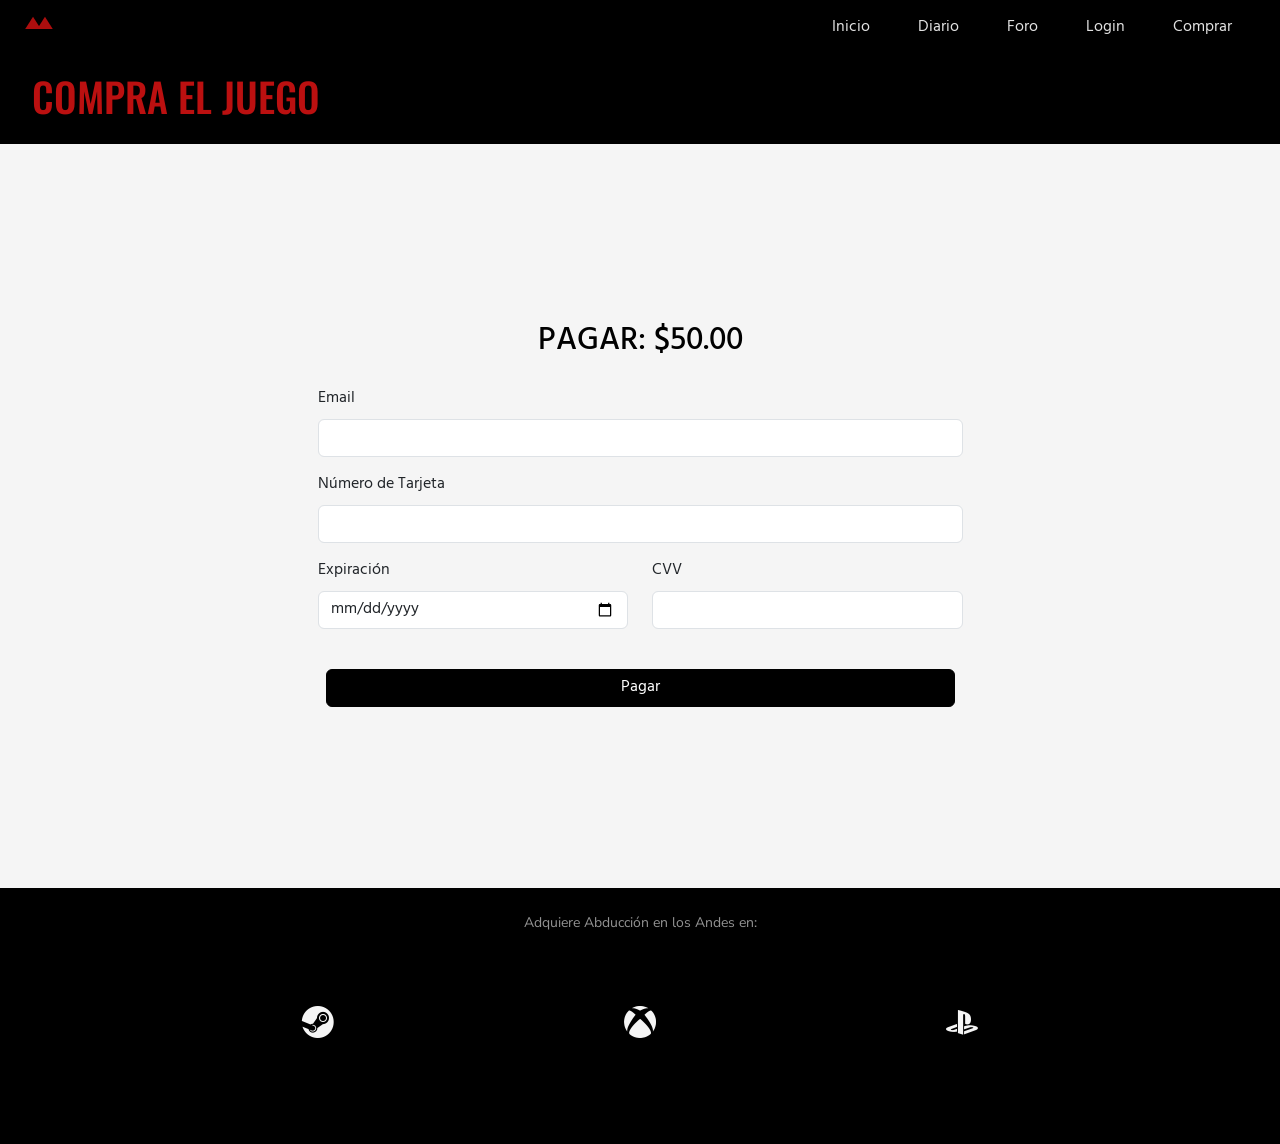
<file: pages/comprar.html>
<!DOCTYPE html>
<html lang="es">
<head>
    <meta charset="UTF-8">
    <meta name="viewport" content="width=device-width, initial-scale=1.0">
    <title>Abducción en los Andes | Comprar</title>
    <link href="https://cdn.jsdelivr.net/npm/bootstrap@5.3.8/dist/css/bootstrap.min.css" rel="stylesheet" integrity="sha384-sRIl4kxILFvY47J16cr9ZwB07vP4J8+LH7qKQnuqkuIAvNWLzeN8tE5YBujZqJLB" crossorigin="anonymous">
    <link rel="stylesheet" href="https://cdn.jsdelivr.net/npm/bootstrap-icons@1.13.1/font/bootstrap-icons.min.css">
    <link rel="stylesheet" href="../css/main.css">
</head>

<body>

<!-- COMPRAR / NAV BAR -->

    <div class="container-fluid">
        <nav class="navbar navbar-expand-md navbar-dark fixed-top d-flex justify-content-between">
            <a href="#" class="navbar-brand">
                <img src="../assets/Abduccionenlosandes_Logo.svg" alt="Abducción en los Andes Logo" width="30" height="24" class="d-inline-block align-top ms-4"/>
                
            </a>
            <button
            class="navbar-toggler" 
            type="button"
            data-bs-toggle="collapse"
            data-bs-target="#toggleMobileMenu"
            aria-controls="toggleMobileMenu"
            aria-expanded="false"
            aria-label="toggle navigation"
            >
                <span class="navbar-toggler-icon"></span>
            </button>
            <div class="collapse navbar-collapse" id="toggleMobileMenu">
                <ul class="navbar-nav ms-auto me-4 text-center">
                    <li class="nav-item px-lg-3">
                        <a class="nav-link MD-navbar-button" href="../index.html">Inicio</a>
                    </li>
                    <li class="nav-item px-lg-3">
                        <a class="nav-link MD-navbar-button" href="./diario.html">Diario</a>
                    </li>
                    <li class="nav-item px-lg-3">
                        <a class="nav-link MD-navbar-button" href="./foro.html">Foro</a>
                    </li>
                    <li class="nav-item px-lg-3">
                        <a class="nav-link MD-navbar-button" href="./login.html">Login</a>
                    </li>
                    <li class="nav-item px-lg-3">
                        <a class="nav-link MD-navbar-button" href="#">Comprar</a>
                    </li>
                </ul>
            </div>
        </nav>
    </div>

<!-- COMPRAR / HERO -->

    <div class="container-fluid secondary-hero">
        <header class="row">
            <div class="col-12">
                <h1>COMPRA EL JUEGO</h1>
            </div>
        </header>
    </div>

<!-- COMPRAR / SECCTION 1 / FORMULARIO COMPRAR -->

    <div class="MD-form-box d-flex justify-content-center and align-items-center mt-4 p-4 p-sm-3">
        <div class="row">
            <div class="col-12 container text-center">
                <h2>PAGAR: $50.00</h2>
            </div>
            <div class="col-12">
                <form class="p-4 p-sm-3" action="">
                    <div class="mb-3">
                        <label for="MD-correoelectronico" class="form-label">Email</label>
                        <input type="email" class="form-control" id="MD-correoelectronico">
                    </div>
                    <div class="mb-3">
                        <label for="MD-tarjeta" class="form-label">Número de Tarjeta</label>
                        <input type="number" class="form-control" id="MD-tarjeta">
                    </div>
                    <div class="row">
                        <div class="col-6 mb-3">
                            <label for="MD-expiracion" class="form-label">Expiración</label>
                            <input type="date" class="form-control" id="MD-expiracion">
                        </div>
                        <div class="col-6 mb-3">
                            <label for="MD-cvv" class="form-label">CVV</label>
                            <input type="number" class="form-control" id="MD-cvv">
                        </div>
                    </div>
                    <div class="row mt-4 ms-2 me-2 d-flex justify-content-center">
                        <button type="submit" class="col-12 btn MD-btn-primary btn-primary mb-2">Pagar</button>
                    </div>
                </form>
            </div>
        </div>
    </div>

<!-- LOGIN / FOOTER -->

    <footer class="container-fluid">
        <div class="row">
            <div class="col-12 d-flex justify-content-center">
                <p class="mt-4 mb-5 MD-footer-texto1">Adquiere Abducción en los Andes en:</p>
            </div>
            <div class="col-12 d-flex justify-content-evenly mt-4 mb-4">
                <div>
                    <a class="nav-link MD-footer-button" href="#"><i class="bi bi-steam"></i></a>
                </div>
                <div>
                    <a class="nav-link MD-footer-button" href="#"><i class="bi bi-xbox"></i></a>
                </div>
                <div>
                    <a class="nav-link MD-footer-button" href="#"><i class="bi bi-playstation"></i></a>
                </div>
            </div>
        </div>
    </footer>

    <script src="https://cdn.jsdelivr.net/npm/bootstrap@5.0.2/dist/js/bootstrap.bundle.min.js" integrity="sha384-MrcW6ZMFYlzcLA8Nl+NtUVF0sA7MsXsP1UyJoMp4YLEuNSfAP+JcXn/tWtIaxVXM" crossorigin="anonymous"></script>

</body>

</html>
</file>
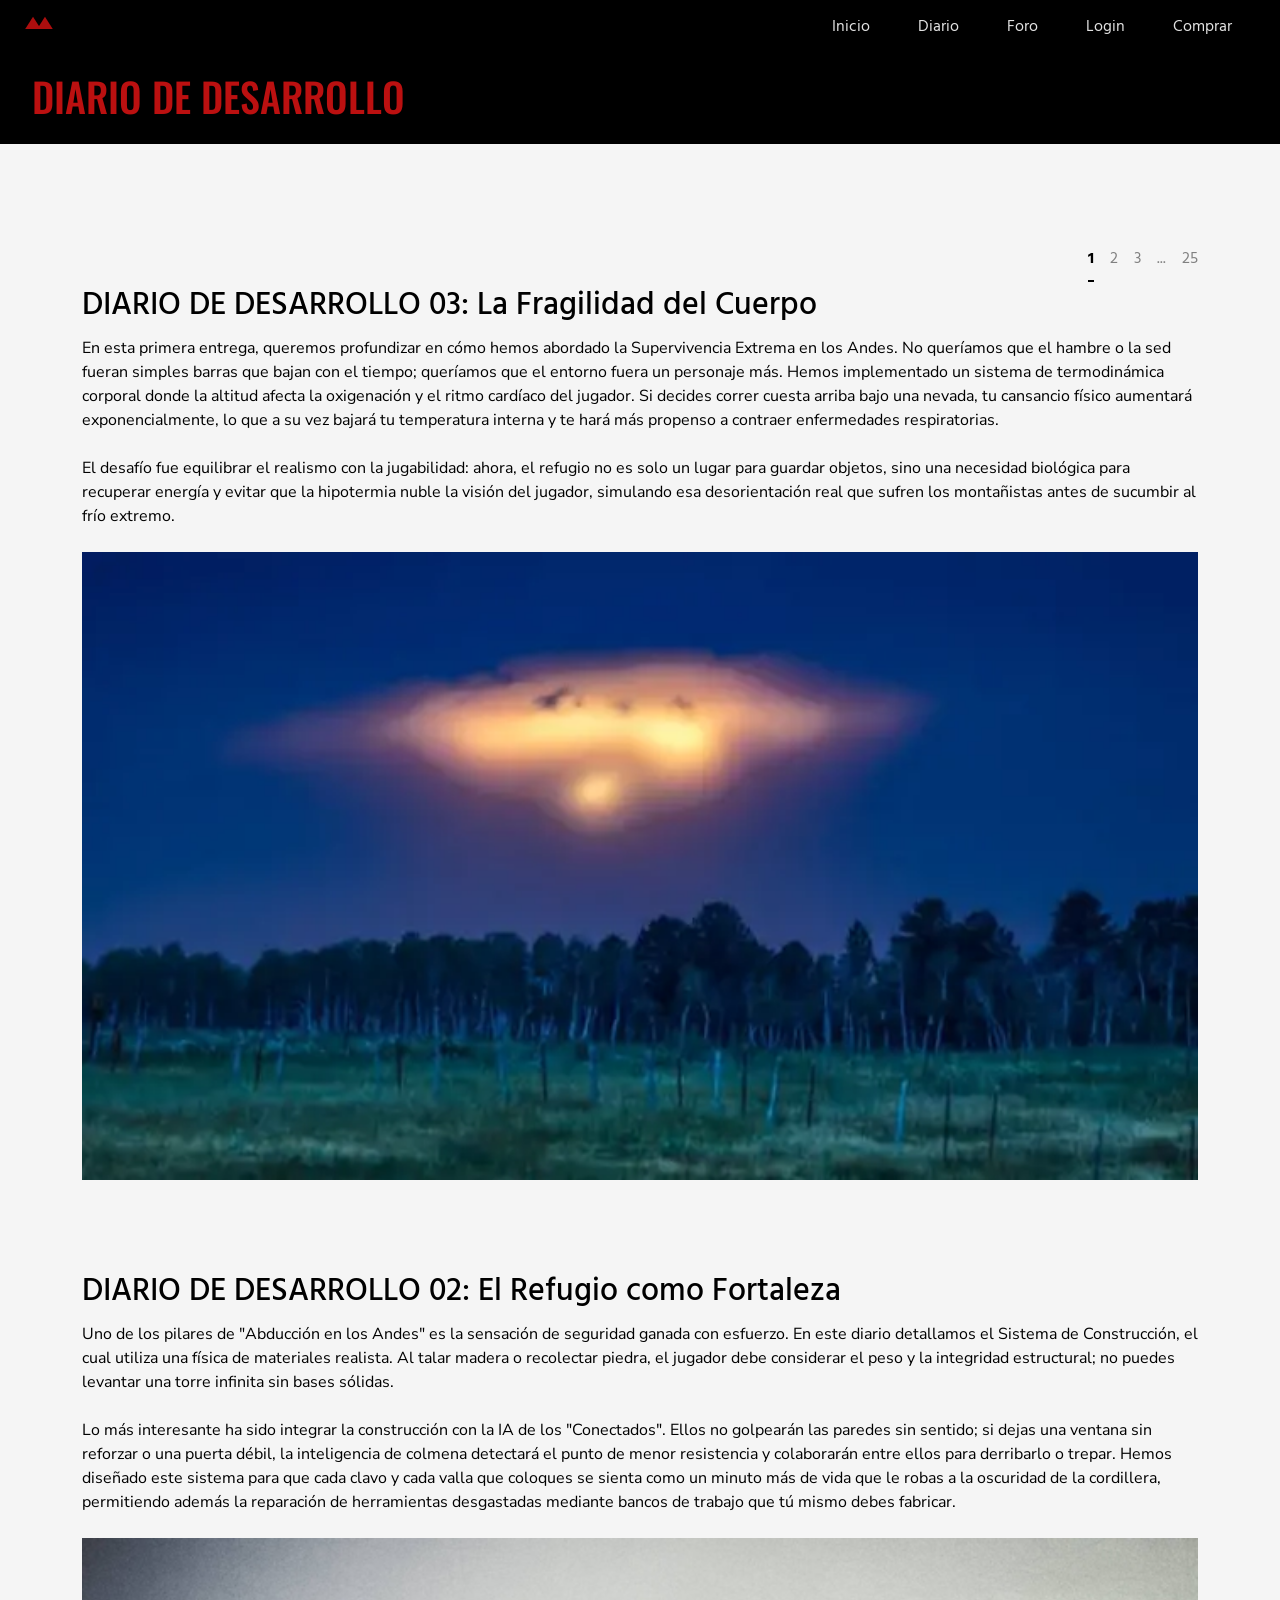
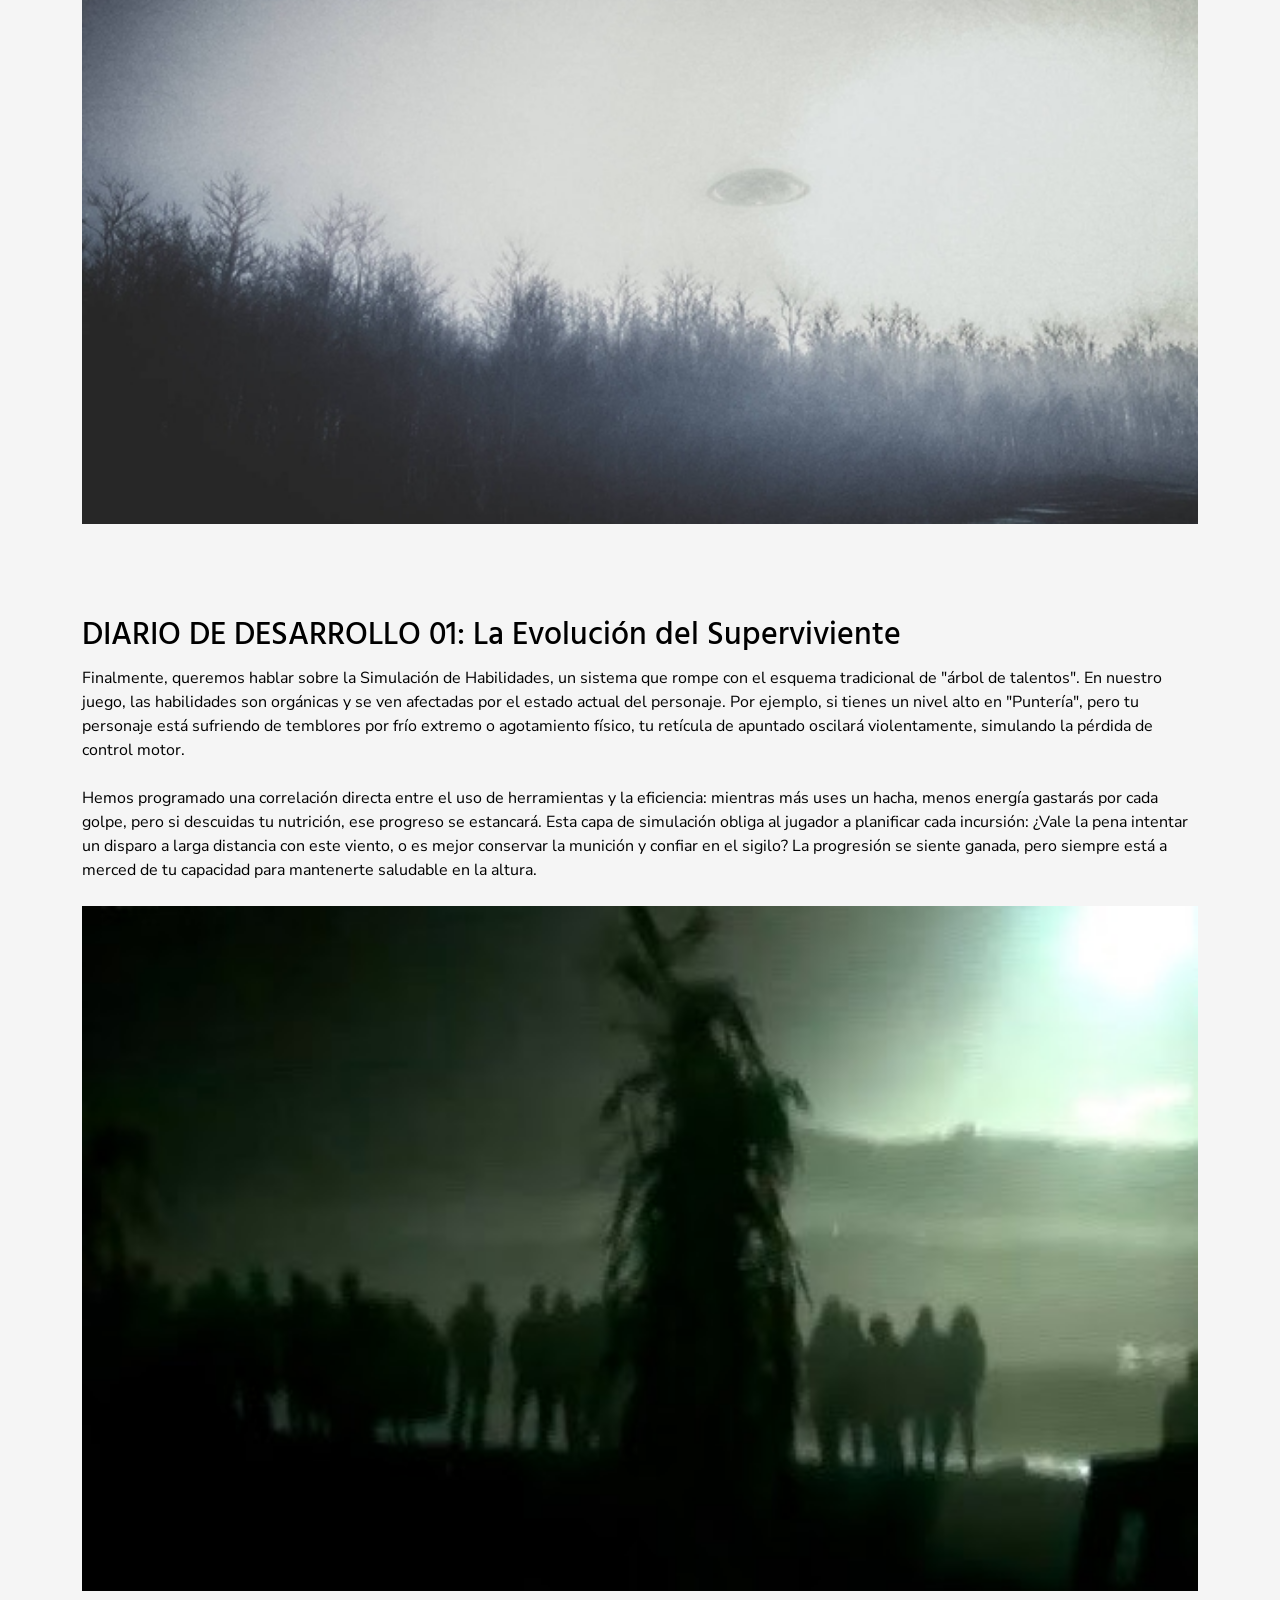
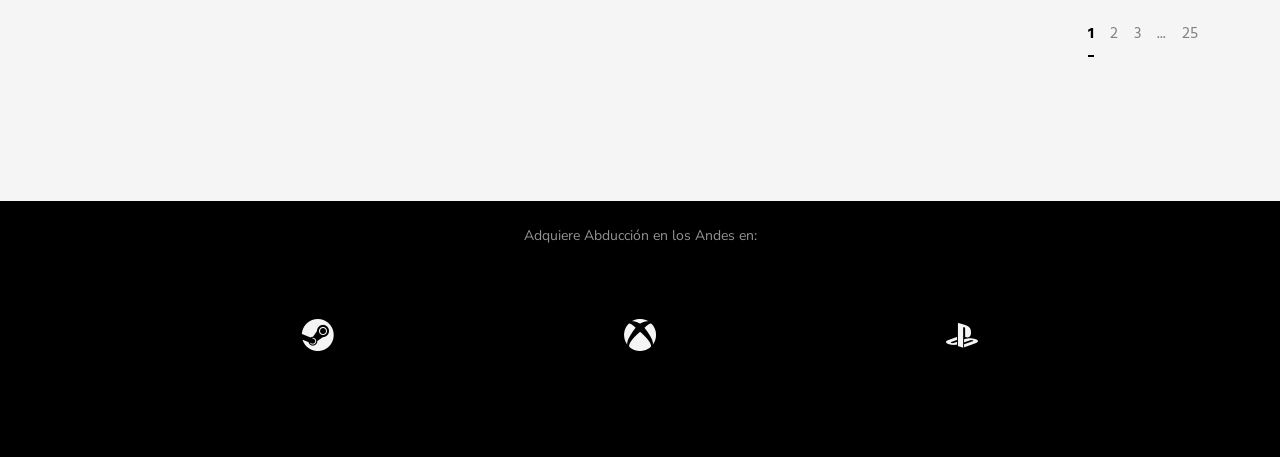
<file: pages/diario.html>
<!DOCTYPE html>
<html lang="es">
<head>
    <meta charset="UTF-8">
    <meta name="viewport" content="width=device-width, initial-scale=1.0">
    <title>Abducción en los Andes | Diario</title>
    <link href="https://cdn.jsdelivr.net/npm/bootstrap@5.3.8/dist/css/bootstrap.min.css" rel="stylesheet" integrity="sha384-sRIl4kxILFvY47J16cr9ZwB07vP4J8+LH7qKQnuqkuIAvNWLzeN8tE5YBujZqJLB" crossorigin="anonymous">
    <link rel="stylesheet" href="https://cdn.jsdelivr.net/npm/bootstrap-icons@1.13.1/font/bootstrap-icons.min.css">
    <link rel="stylesheet" href="../css/main.css">
</head>

<body>

<!-- DIARIO / NAV BAR -->

    <div class="container-fluid">
        <nav class="navbar navbar-expand-md navbar-dark fixed-top d-flex justify-content-between">
            <a href="#" class="navbar-brand">
                <img src="../assets/Abduccionenlosandes_Logo.svg" alt="Abducción en los Andes Logo" width="30" height="24" class="d-inline-block align-top ms-4"/>
                
            </a>
            <button
            class="navbar-toggler" 
            type="button"
            data-bs-toggle="collapse"
            data-bs-target="#toggleMobileMenu"
            aria-controls="toggleMobileMenu"
            aria-expanded="false"
            aria-label="toggle navigation"
            >
                <span class="navbar-toggler-icon"></span>
            </button>
            <div class="collapse navbar-collapse" id="toggleMobileMenu">
                <ul class="navbar-nav ms-auto me-4 text-center">
                    <li class="nav-item px-lg-3">
                        <a class="nav-link MD-navbar-button" href="../index.html">Inicio</a>
                    </li>
                    <li class="nav-item px-lg-3">
                        <a class="nav-link MD-navbar-button" href="#">Diario</a>
                    </li>
                    <li class="nav-item px-lg-3">
                        <a class="nav-link MD-navbar-button" href="./foro.html">Foro</a>
                    </li>
                    <li class="nav-item px-lg-3">
                        <a class="nav-link MD-navbar-button" href="./login.html">Login</a>
                    </li>
                    <li class="nav-item px-lg-3">
                        <a class="nav-link MD-navbar-button" href="./comprar.html">Comprar</a>
                    </li>
                </ul>
            </div>
        </nav>
    </div>

<!-- DIARIO / HERO -->

    <div class="container-fluid secondary-hero">
        <header class="row">
            <div class="col-12">
                <h1>DIARIO DE DESARROLLO</h1>
            </div>
        </header>
    </div>

<!-- DIARIO / SECCTION 1 / DIARIO -->

    <div class="container mt-5">
        <section class="row">
            <div class="col-12">
                <ul class="nav nav-underline mb-2 justify-content-end mt-5">
                    <li class="nav-item">
                        <a class="nav-link active" aria-current="page" href="#">1</a>
                    </li>
                    <li class="nav-item">
                        <a class="MD-nav-link nav-link" href="#">2</a>
                    </li>
                    <li class="nav-item">
                        <a class="MD-nav-link nav-link" href="#">3</a>
                    </li>
                    <li class="nav-item">
                        <a class="MD-nav-link nav-link" href="#">...</a>
                    </li>
                    <li class="nav-item">
                        <a class="MD-nav-link nav-link" href="#">25</a>
                    </li>
                </ul>
            </div>
            <div class="col-12">
                <div class="row">
                    <h2 class="col-12 mb-2">DIARIO DE DESARROLLO 03: La Fragilidad del Cuerpo</h2>
                    <p class="col-12 mb-4">
                        En esta primera entrega, queremos profundizar en cómo hemos abordado la Supervivencia Extrema en los Andes. No queríamos que el hambre o la sed fueran simples barras que bajan con el tiempo; queríamos que el entorno fuera un personaje más. Hemos implementado un sistema de termodinámica corporal donde la altitud afecta la oxigenación y el ritmo cardíaco del jugador. Si decides correr cuesta arriba bajo una nevada, tu cansancio físico aumentará exponencialmente, lo que a su vez bajará tu temperatura interna y te hará más propenso a contraer enfermedades respiratorias.

                        <br><br>El desafío fue equilibrar el realismo con la jugabilidad: ahora, el refugio no es solo un lugar para guardar objetos, sino una necesidad biológica para recuperar energía y evitar que la hipotermia nuble la visión del jugador, simulando esa desorientación real que sufren los montañistas antes de sucumbir al frío extremo.
                    </p>
                    <img class="col-12 mb-5 rounded" src="../assets/diario3.webp" alt="descripción de la imágen del diario 3">
                </div>
                <div class="row">
                    <h2 class="col-12 mb-2 mt-5">DIARIO DE DESARROLLO 02: El Refugio como Fortaleza</h2>
                    <p class="col-12 mb-4">
                        Uno de los pilares de "Abducción en los Andes" es la sensación de seguridad ganada con esfuerzo. En este diario detallamos el Sistema de Construcción, el cual utiliza una física de materiales realista. Al talar madera o recolectar piedra, el jugador debe considerar el peso y la integridad estructural; no puedes levantar una torre infinita sin bases sólidas.

                        <br><br>Lo más interesante ha sido integrar la construcción con la IA de los "Conectados". Ellos no golpearán las paredes sin sentido; si dejas una ventana sin reforzar o una puerta débil, la inteligencia de colmena detectará el punto de menor resistencia y colaborarán entre ellos para derribarlo o trepar. Hemos diseñado este sistema para que cada clavo y cada valla que coloques se sienta como un minuto más de vida que le robas a la oscuridad de la cordillera, permitiendo además la reparación de herramientas desgastadas mediante bancos de trabajo que tú mismo debes fabricar.
                    </p>
                    <img class="col-12 mb-5" src="../assets/diario2.jpg" alt="descripción de la imágen del diario 2">
                </div>
                <div class="row">
                    <h2 class="col-12 mb-2 mt-5">DIARIO DE DESARROLLO 01: La Evolución del Superviviente</h2>
                    <p class="col-12  mb-4">
                        Finalmente, queremos hablar sobre la Simulación de Habilidades, un sistema que rompe con el esquema tradicional de "árbol de talentos". En nuestro juego, las habilidades son orgánicas y se ven afectadas por el estado actual del personaje. Por ejemplo, si tienes un nivel alto en "Puntería", pero tu personaje está sufriendo de temblores por frío extremo o agotamiento físico, tu retícula de apuntado oscilará violentamente, simulando la pérdida de control motor.

                        <br><br>Hemos programado una correlación directa entre el uso de herramientas y la eficiencia: mientras más uses un hacha, menos energía gastarás por cada golpe, pero si descuidas tu nutrición, ese progreso se estancará. Esta capa de simulación obliga al jugador a planificar cada incursión: ¿Vale la pena intentar un disparo a larga distancia con este viento, o es mejor conservar la munición y confiar en el sigilo? La progresión se siente ganada, pero siempre está a merced de tu capacidad para mantenerte saludable en la altura.
                    </p>
                    <img class="col-12" src="../assets/diario1.jpg" alt="descripción de la imágen del diario 1">
                </div>
            </div>
            <div class="col-12  mb-5">
                <ul class="nav nav-underline mb-5 justify-content-end mt-4">
                    <li class="nav-item">
                        <a class="nav-link active" aria-current="page" href="#">1</a>
                    </li>
                    <li class="nav-item">
                        <a class="MD-nav-link nav-link" href="#">2</a>
                    </li>
                    <li class="nav-item">
                        <a class="MD-nav-link nav-link" href="#">3</a>
                    </li>
                    <li class="nav-item">
                        <a class="MD-nav-link nav-link" href="#">...</a>
                    </li>
                    <li class="nav-item">
                        <a class="MD-nav-link nav-link" href="#">25</a>
                    </li>
                </ul>
            </div>
        </section>
    </div>

<!-- DIARIO / FOOTER -->

    <footer class="container-fluid mt-5">
        <div class="row">
            <div class="col-12 d-flex justify-content-center">
                <p class="mt-4 mb-5 MD-footer-texto1">Adquiere Abducción en los Andes en:</p>
            </div>
            <div class="col-12 d-flex justify-content-evenly mt-4 mb-4">
                <div>
                    <a class="nav-link MD-footer-button" href="#"><i class="bi bi-steam"></i></a>
                </div>
                <div>
                    <a class="nav-link MD-footer-button" href="#"><i class="bi bi-xbox"></i></a>
                </div>
                <div>
                    <a class="nav-link MD-footer-button" href="#"><i class="bi bi-playstation"></i></a>
                </div>
            </div>
        </div>
    </footer>

    <script src="https://cdn.jsdelivr.net/npm/bootstrap@5.0.2/dist/js/bootstrap.bundle.min.js" integrity="sha384-MrcW6ZMFYlzcLA8Nl+NtUVF0sA7MsXsP1UyJoMp4YLEuNSfAP+JcXn/tWtIaxVXM" crossorigin="anonymous"></script>

</body>

</html>
</file>
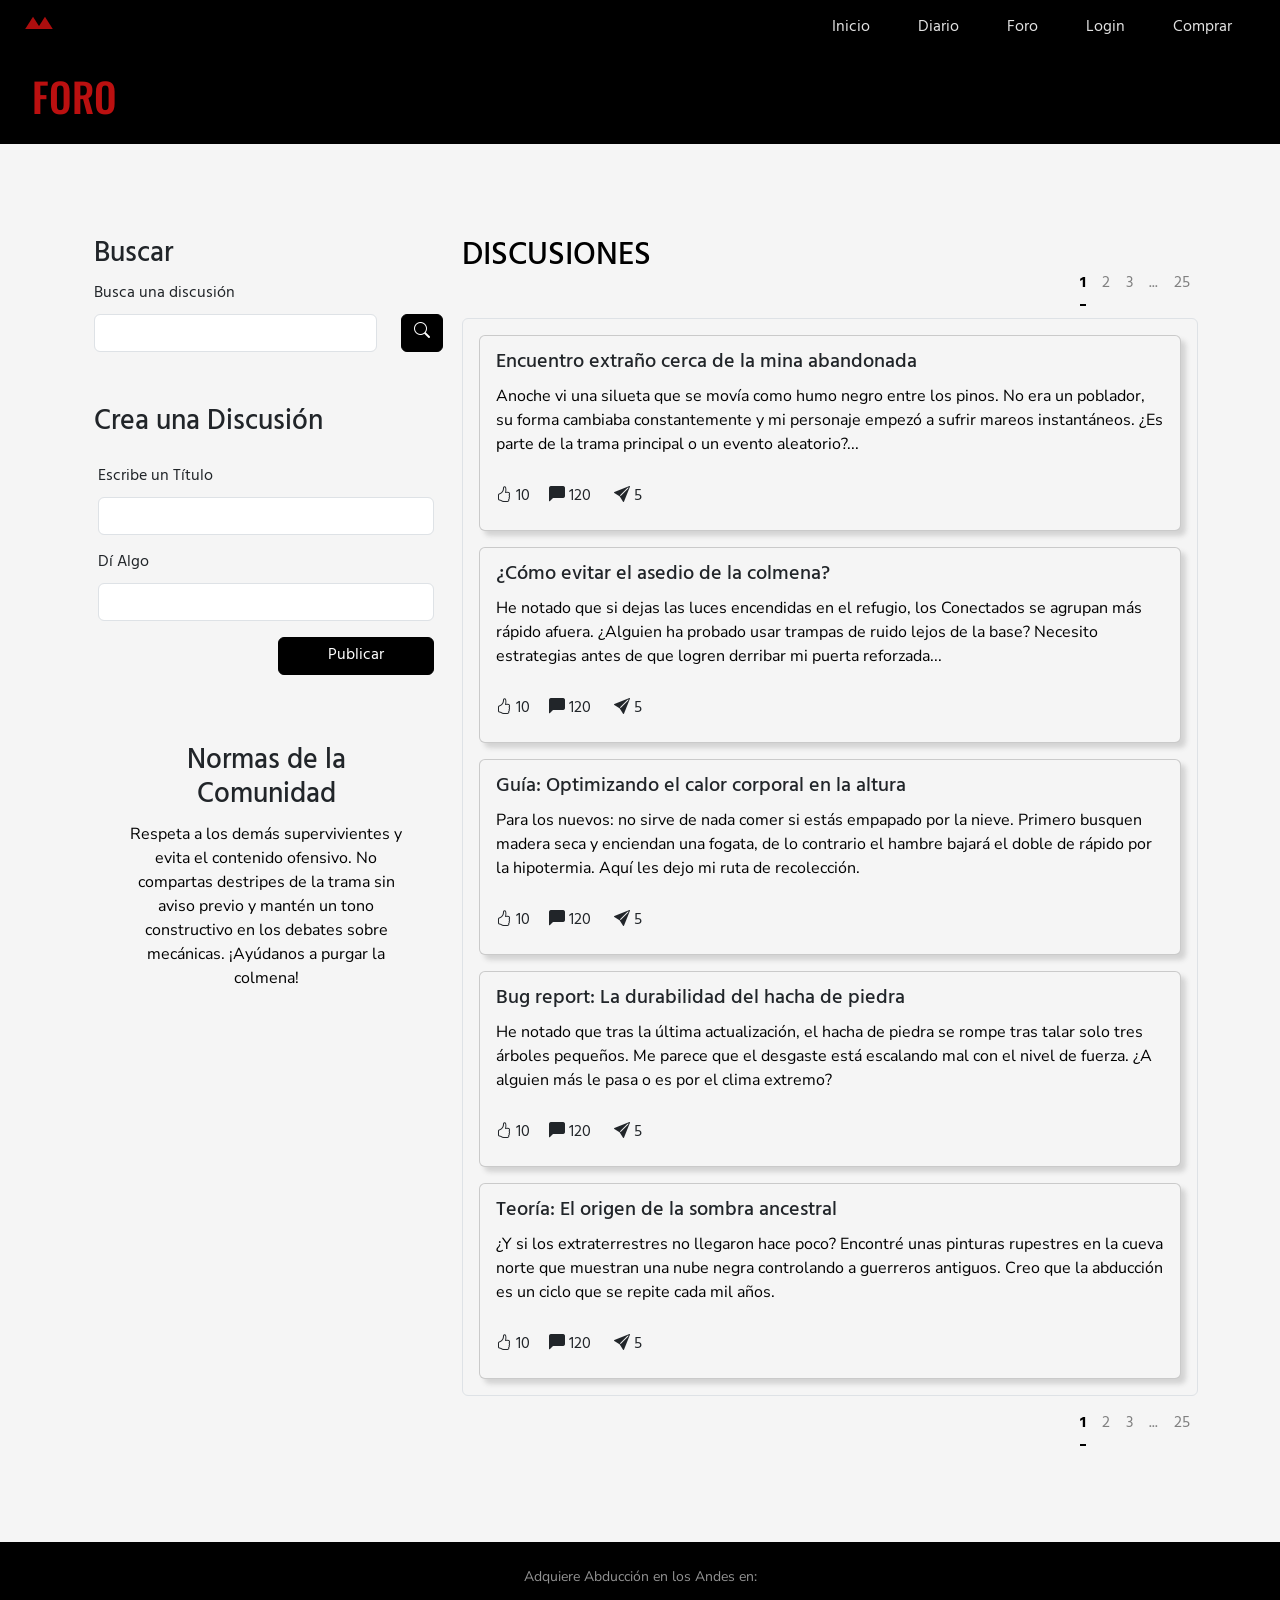
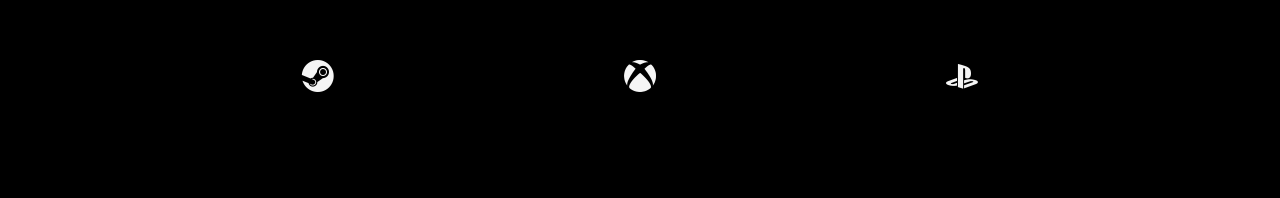
<file: pages/foro.html>
<!DOCTYPE html>
<html lang="es">
<head>
    <meta charset="UTF-8">
    <meta name="viewport" content="width=device-width, initial-scale=1.0">
    <title>Abducción en los Andes | Foro</title>
    <link href="https://cdn.jsdelivr.net/npm/bootstrap@5.3.8/dist/css/bootstrap.min.css" rel="stylesheet" integrity="sha384-sRIl4kxILFvY47J16cr9ZwB07vP4J8+LH7qKQnuqkuIAvNWLzeN8tE5YBujZqJLB" crossorigin="anonymous">
    <link rel="stylesheet" href="https://cdn.jsdelivr.net/npm/bootstrap-icons@1.13.1/font/bootstrap-icons.min.css">
    <link rel="stylesheet" href="../css/main.css">
</head>

<body>

 <!-- FORO / NAV BAR -->

    <div class="container-fluid">
        <nav class="navbar navbar-expand-md navbar-dark fixed-top d-flex justify-content-between">
            <a href="#" class="navbar-brand">
                <img src="../assets/Abduccionenlosandes_Logo.svg" alt="Abducción en los Andes Logo" width="30" height="24" class="d-inline-block align-top ms-4"/>
                
            </a>
            <button
            class="navbar-toggler" 
            type="button"
            data-bs-toggle="collapse"
            data-bs-target="#toggleMobileMenu"
            aria-controls="toggleMobileMenu"
            aria-expanded="false"
            aria-label="toggle navigation"
            >
                <span class="navbar-toggler-icon"></span>
            </button>
            <div class="collapse navbar-collapse" id="toggleMobileMenu">
                <ul class="navbar-nav ms-auto me-4 text-center">
                    <li class="nav-item px-lg-3">
                        <a class="nav-link MD-navbar-button" href="../index.html">Inicio</a>
                    </li>
                    <li class="nav-item px-lg-3">
                        <a class="nav-link MD-navbar-button" href="./diario.html">Diario</a>
                    </li>
                    <li class="nav-item px-lg-3">
                        <a class="nav-link MD-navbar-button" href="#">Foro</a>
                    </li>
                    <li class="nav-item px-lg-3">
                        <a class="nav-link MD-navbar-button" href="./login.html">Login</a>
                    </li>
                    <li class="nav-item px-lg-3">
                        <a class="nav-link MD-navbar-button" href="./comprar.html">Comprar</a>
                    </li>
                </ul>
            </div>
        </nav>
    </div>

<!-- FORO / HERO -->

    <div class="container-fluid secondary-hero">
        <header class="row">
            <div class="col-12">
                <h1>FORO</h1>
            </div>
        </header>
    </div>

<!-- FORO / CONTENIDO -->

    <div class="container mt-5">
        <div class="row">

            <!-- FORO / CONTENIDO / SECCIÓN 1 - HERRAMIENTAS DEL FORO -->
            <section class="col-12 col-md-4 ps-4 pt-4">
                <div class="row mb-4 mt-4 mb-5">
                    <h2 class="h3 col-12">Buscar</h2>
                    <form class="col-12">
                        <div class="row">
                            <label for="MD-buscar" class="col-12 form-label">Busca una discusión</label>
                            <div class="col-12">
                                <div class="row">
                                    <div class="col-10"><input type="text" class="form-control" id="MD-buscar"></div>
                                    <div class="col-2"><button type="submit" class="btn MD-btn-primary btn-primary mb-2"><i class="bi bi-search"></i></button></div>
                                </div>
                            </div>
                        </div>
                    </form>
                </div>
            <!-- Crear una discusión -->
                <div class="row">
                    <h2 class="h3 col-12">Crea una Discusión</h2>
                    <form class="col-12 p-4 p-sm-3" action="">
                        <div class="mb-3">
                            <label for="MD-titulotema" class="form-label">Escribe un Título</label>
                            <input type="text" class="form-control" id="MD-titulotema">
                        </div>
                        <div class="mb-3">
                            <label for="MD-contenidotema" class="form-label">Dí Algo</label>
                            <input type="textarea" class="form-control" id="MD-contenidotema">
                        </div>
                        <div class="ms-4 d-flex justify-content-end">
                            <button type="submit" class="col-6 btn MD-btn-primary btn-primary mb-2">Publicar</button>
                        </div>
                    </form>
                </div>
                <div class="row m-4 pt-4">
                    <h2 class="h3 col-12 text-center">Normas de la Comunidad</h2>
                    <p class="col-12 text-center">
                        Respeta a los demás supervivientes y evita el contenido ofensivo. No compartas destripes de la trama sin aviso previo y mantén un tono constructivo en los debates sobre mecánicas. ¡Ayúdanos a purgar la colmena!
                    </p>
                </div>        
            </section>

            <!-- FORO / CONTENIDO / SECCIÓN 2 - CARDS DE TEMAS -->
            <section class="col-12 col-md-8 mt-5 mb-5">
                <!-- navegación numérica -->
                <div class="row">
                    <h2 class="col-6">DISCUSIONES</h2>
                    <div class="col-6 mt-4 mb-1">
                        <ul class="nav nav-underline mb-2 me-2 justify-content-end">
                            <li class="nav-item">
                                <a class="nav-link active" aria-current="page" href="#">1</a>
                            </li>
                            <li class="nav-item">
                                <a class="MD-nav-link nav-link" href="#">2</a>
                            </li>
                            <li class="nav-item">
                                <a class="MD-nav-link nav-link" href="#">3</a>
                            </li>
                            <li class="nav-item">
                                <a class="MD-nav-link nav-link" href="#">...</a>
                            </li>
                            <li class="nav-item">
                                <a class="MD-nav-link nav-link" href="#">25</a>
                            </li>
                        </ul>
                    </div>
                </div>

                <!-- contenedor de cards -->
                <div class="col-12 mb-2 ps-3 pe-3 border rounded MD-shadow-box-2">
                    <div class="card mb-3 mt-3 MD-shadow-box-3">
                        <div class="card-body">
                            <a class="nav-link" href="./forotema1.html">
                                <h3 class="h5 card-title">Encuentro extraño cerca de la mina abandonada</h3>
                                <p class="card-text mb-4">
                                    Anoche vi una silueta que se movía como humo negro entre los pinos. No era un poblador, su forma cambiaba constantemente y mi personaje empezó a sufrir mareos instantáneos. ¿Es parte de la trama principal o un evento aleatorio?...
                                </p>
                            </a>
                            <div class="row">
                                <button type="button" class="col-4 col-sm-2 col-md-1 btn p-sm-1">
                                    <i class="bi bi-hand-thumbs-up"></i> 10
                                </button>
                                <button type="button" class="col-4 col-sm-2 col-md-1 btn p-sm-1">
                                    <i class="bi bi-chat-left-fill"></i> 120
                                </button>
                                <button type="button" class="col-4 col-sm-2 col-md-1 btn p-sm-1">
                                    <i class="bi bi-send-fill"></i> 5
                                </button>
                            </div>
                        </div>
                    </div>
                    <div class="card mb-3 mt-3 MD-shadow-box-3">
                        <div class="card-body">
                            <a class="nav-link" href="./forotema1.html">
                                <h3 class="h5 card-title">¿Cómo evitar el asedio de la colmena?</h3>
                                <p class="card-text mb-4">
                                    He notado que si dejas las luces encendidas en el refugio, los Conectados se agrupan más rápido afuera. ¿Alguien ha probado usar trampas de ruido lejos de la base? Necesito estrategias antes de que logren derribar mi puerta reforzada...
                                </p>
                            </a>
                            <div class="row">
                                <button type="button" class="col-4 col-sm-2 col-md-1 btn p-sm-1">
                                    <i class="bi bi-hand-thumbs-up"></i> 10
                                </button>
                                <button type="button" class="col-4 col-sm-2 col-md-1 btn p-sm-1">
                                    <i class="bi bi-chat-left-fill"></i> 120
                                </button>
                                <button type="button" class="col-4 col-sm-2 col-md-1 btn p-sm-1">
                                    <i class="bi bi-send-fill"></i> 5
                                </button>
                            </div>
                        </div>
                    </div>
                    <div class="card mb-3 mt-3 MD-shadow-box-3">
                        <div class="card-body">
                            <a class="nav-link" href="./forotema1.html">
                                <h3 class="h5 card-title">Guía: Optimizando el calor corporal en la altura</h3>
                                <p class="card-text mb-4">
                                    Para los nuevos: no sirve de nada comer si estás empapado por la nieve. Primero busquen madera seca y enciendan una fogata, de lo contrario el hambre bajará el doble de rápido por la hipotermia. Aquí les dejo mi ruta de recolección.
                                </p>
                            </a>
                            <div class="row">
                                <button type="button" class="col-4 col-sm-2 col-md-1 btn p-sm-1">
                                    <i class="bi bi-hand-thumbs-up"></i> 10
                                </button>
                                <button type="button" class="col-4 col-sm-2 col-md-1 btn p-sm-1">
                                    <i class="bi bi-chat-left-fill"></i> 120
                                </button>
                                <button type="button" class="col-4 col-sm-2 col-md-1 btn p-sm-1">
                                    <i class="bi bi-send-fill"></i> 5
                                </button>
                            </div>
                        </div>
                    </div>
                    <div class="card mb-3 mt-3 MD-shadow-box-3">
                        <div class="card-body">
                            <a class="nav-link" href="./forotema1.html">
                                <h3 class="h5 card-title">Bug report: La durabilidad del hacha de piedra</h3>
                                <p class="card-text mb-4">
                                    He notado que tras la última actualización, el hacha de piedra se rompe tras talar solo tres árboles pequeños. Me parece que el desgaste está escalando mal con el nivel de fuerza. ¿A alguien más le pasa o es por el clima extremo?
                                </p>
                            </a>
                            <div class="row">
                                <button type="button" class="col-4 col-sm-2 col-md-1 btn p-sm-1">
                                    <i class="bi bi-hand-thumbs-up"></i> 10
                                </button>
                                <button type="button" class="col-4 col-sm-2 col-md-1 btn p-sm-1">
                                    <i class="bi bi-chat-left-fill"></i> 120
                                </button>
                                <button type="button" class="col-4 col-sm-2 col-md-1 btn p-sm-1">
                                    <i class="bi bi-send-fill"></i> 5
                                </button>
                            </div>
                        </div>
                    </div>
                    <div class="card mb-3 mt-3 MD-shadow-box-3">
                        <div class="card-body">
                            <a class="nav-link" href="./forotema1.html">
                                <h3 class="h5 card-title">Teoría: El origen de la sombra ancestral</h3>
                                <p class="card-text mb-4">
                                    ¿Y si los extraterrestres no llegaron hace poco? Encontré unas pinturas rupestres en la cueva norte que muestran una nube negra controlando a guerreros antiguos. Creo que la abducción es un ciclo que se repite cada mil años.
                                </p>
                            </a>
                            <div class="row">
                                <button type="button" class="col-4 col-sm-2 col-md-1 btn p-sm-1">
                                    <i class="bi bi-hand-thumbs-up"></i> 10
                                </button>
                                <button type="button" class="col-4 col-sm-2 col-md-1 btn p-sm-1">
                                    <i class="bi bi-chat-left-fill"></i> 120
                                </button>
                                <button type="button" class="col-4 col-sm-2 col-md-1 btn p-sm-1">
                                    <i class="bi bi-send-fill"></i> 5
                                </button>
                            </div>
                        </div>
                    </div>
                </div>
                <div class="col-12">
                    <ul class="nav nav-underline mb-5 me-2 justify-content-end">
                        <li class="nav-item">
                            <a class="nav-link active" aria-current="page" href="#">1</a>
                        </li>
                        <li class="nav-item">
                            <a class="MD-nav-link nav-link" href="#">2</a>
                        </li>
                        <li class="nav-item">
                            <a class="MD-nav-link nav-link" href="#">3</a>
                        </li>
                        <li class="nav-item">
                            <a class="MD-nav-link nav-link" href="#">...</a>
                        </li>
                        <li class="nav-item">
                            <a class="MD-nav-link nav-link" href="#">25</a>
                        </li>
                    </ul>
                </div>
            </section>

        </div>
    </div>

<!-- FORO / FOOTER -->

    <footer class="container-fluid">
        <div class="row">
            <div class="col-12 d-flex justify-content-center">
                <p class="mt-4 mb-5 MD-footer-texto1">Adquiere Abducción en los Andes en:</p>
            </div>
            <div class="col-12 d-flex justify-content-evenly mt-4 mb-4">
                <div>
                    <a class="nav-link MD-footer-button" href="#"><i class="bi bi-steam"></i></a>
                </div>
                <div>
                    <a class="nav-link MD-footer-button" href="#"><i class="bi bi-xbox"></i></a>
                </div>
                <div>
                    <a class="nav-link MD-footer-button" href="#"><i class="bi bi-playstation"></i></a>
                </div>
            </div>
        </div>
    </footer>

    <script src="https://cdn.jsdelivr.net/npm/bootstrap@5.0.2/dist/js/bootstrap.bundle.min.js" integrity="sha384-MrcW6ZMFYlzcLA8Nl+NtUVF0sA7MsXsP1UyJoMp4YLEuNSfAP+JcXn/tWtIaxVXM" crossorigin="anonymous"></script>

</body>

</html>
</file>
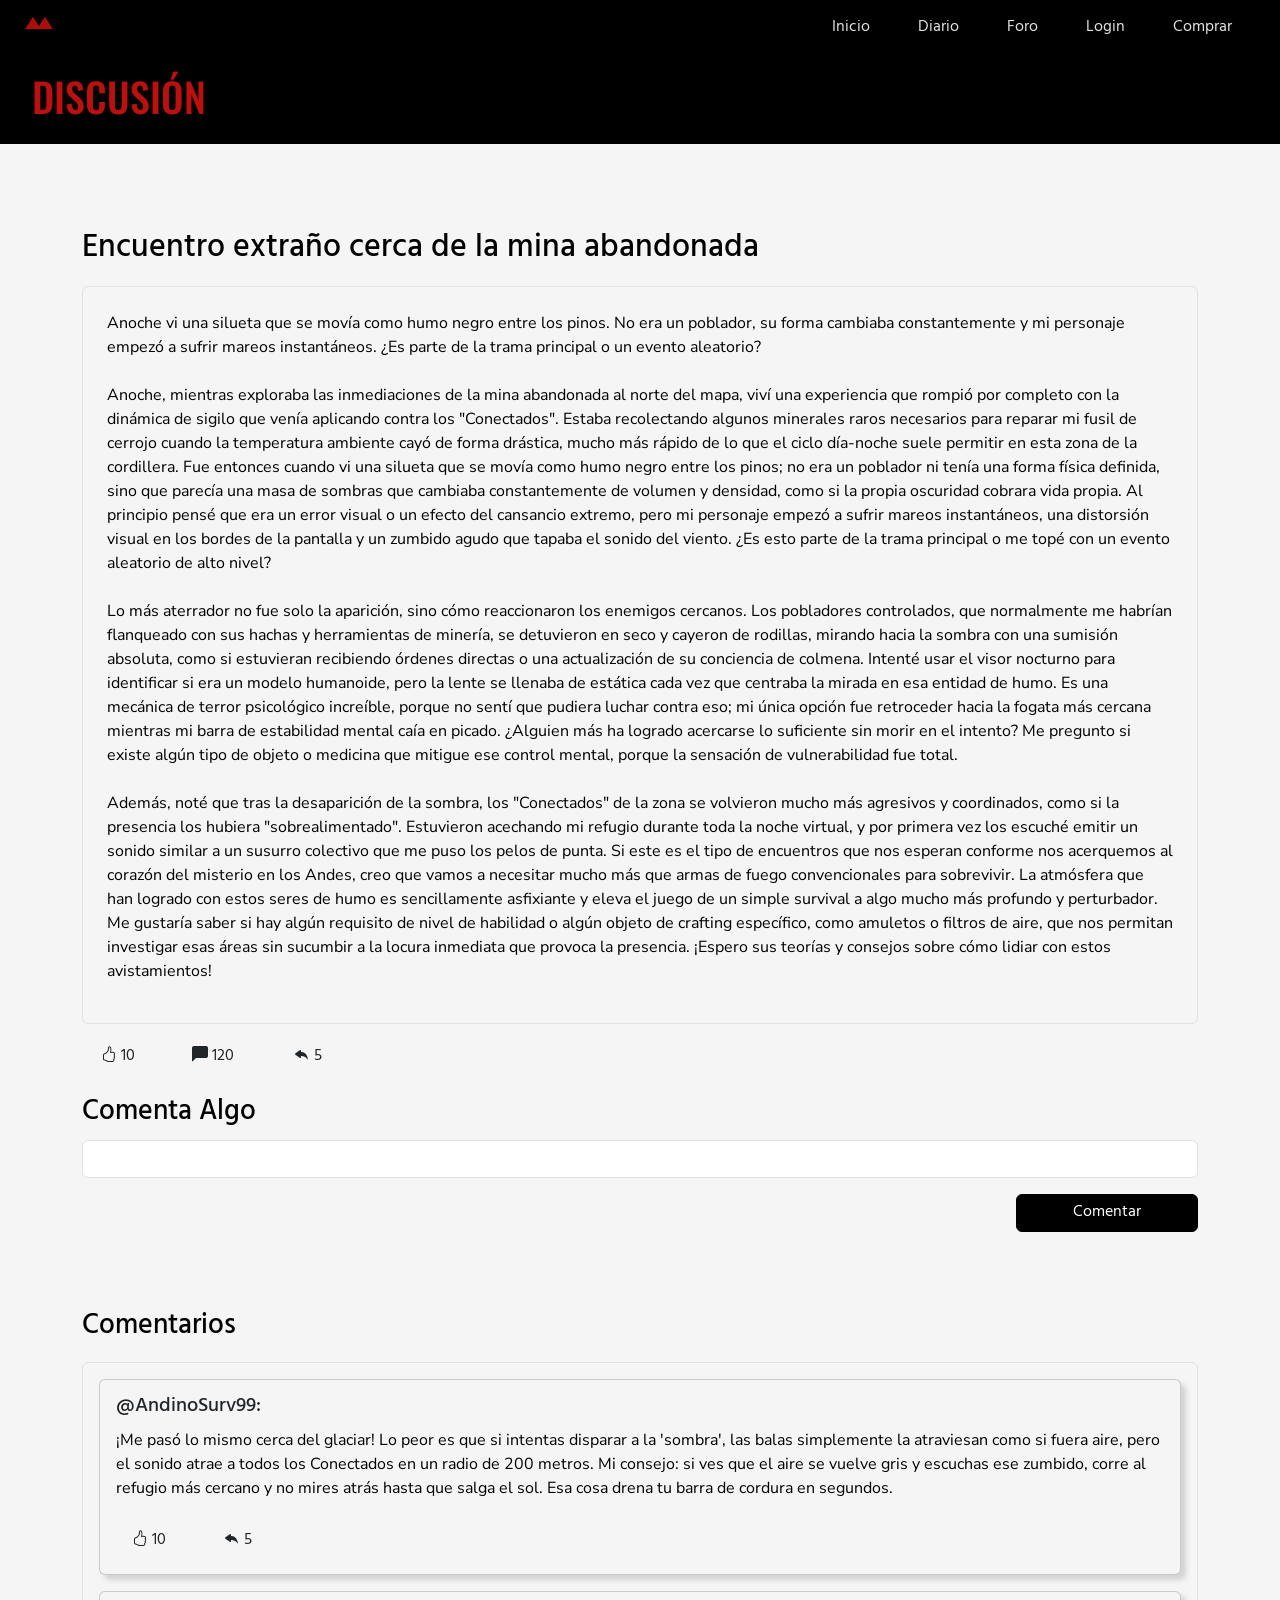
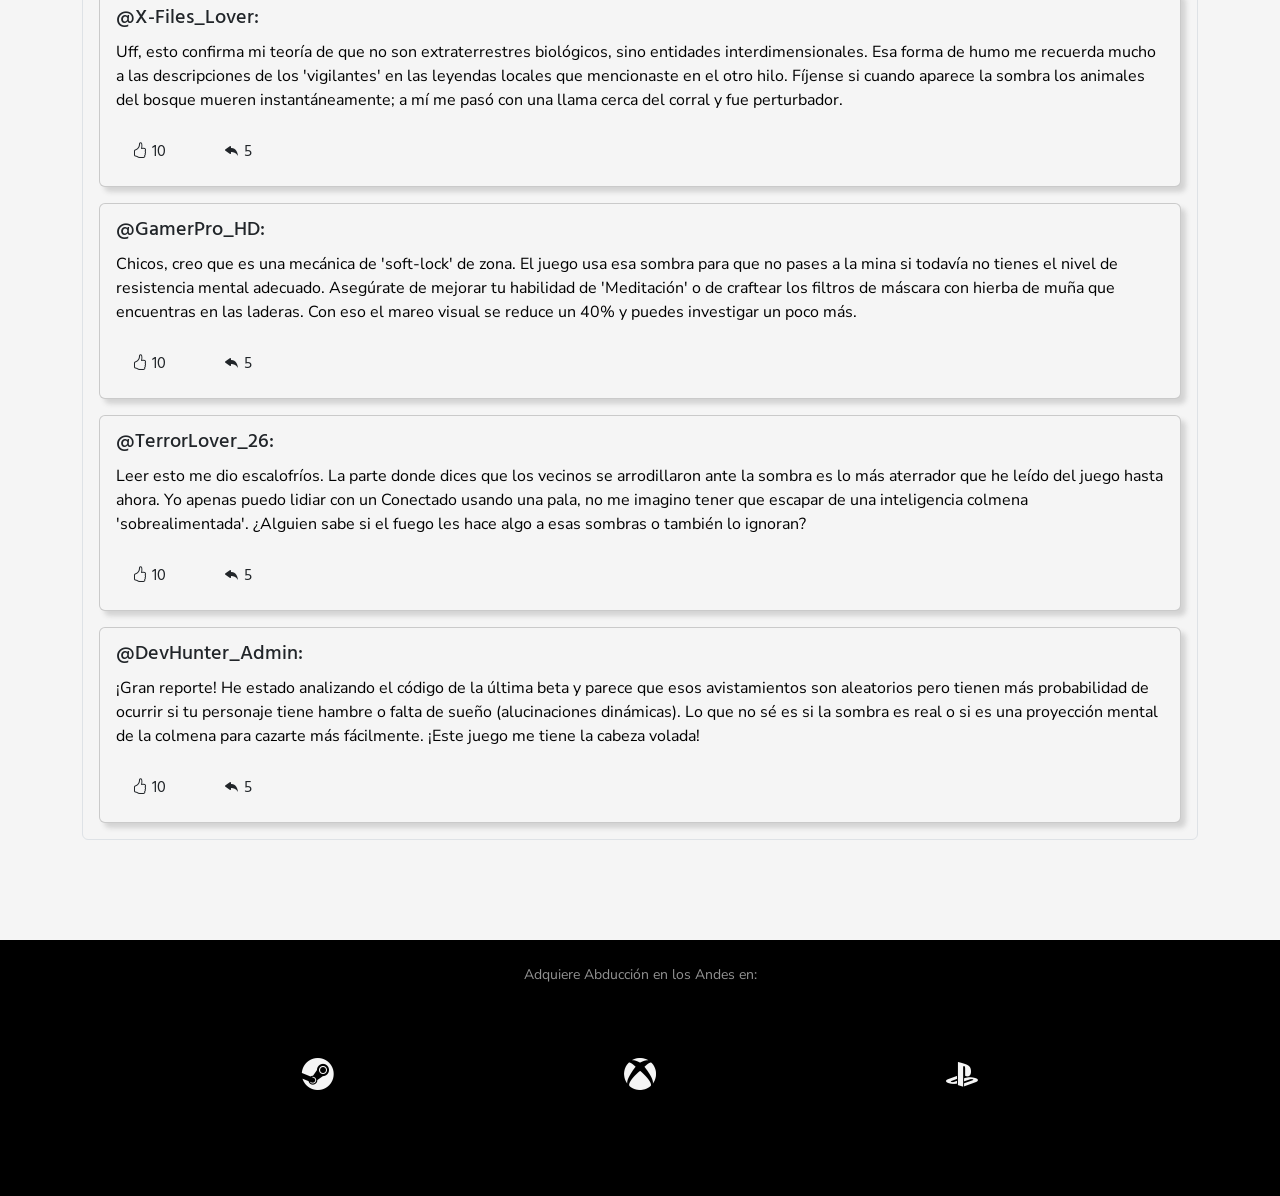
<file: pages/forotema1.html>
<!DOCTYPE html>
<html lang="es">
<head>
    <meta charset="UTF-8">
    <meta name="viewport" content="width=device-width, initial-scale=1.0">
    <title>Abducción en los Andes | Tema 1</title>
    <link href="https://cdn.jsdelivr.net/npm/bootstrap@5.3.8/dist/css/bootstrap.min.css" rel="stylesheet" integrity="sha384-sRIl4kxILFvY47J16cr9ZwB07vP4J8+LH7qKQnuqkuIAvNWLzeN8tE5YBujZqJLB" crossorigin="anonymous">
    <link rel="stylesheet" href="https://cdn.jsdelivr.net/npm/bootstrap-icons@1.13.1/font/bootstrap-icons.min.css">
    <link rel="stylesheet" href="../css/main.css">
</head>

<body>

 <!-- TEMA 1 / NAV BAR -->

    <div class="container-fluid">
        <nav class="navbar navbar-expand-md navbar-dark fixed-top d-flex justify-content-between">
            <a href="#" class="navbar-brand">
                <img src="../assets/Abduccionenlosandes_Logo.svg" alt="Abducción en los Andes Logo" width="30" height="24" class="d-inline-block align-top ms-4"/>
                
            </a>
            <button
            class="navbar-toggler" 
            type="button"
            data-bs-toggle="collapse"
            data-bs-target="#toggleMobileMenu"
            aria-controls="toggleMobileMenu"
            aria-expanded="false"
            aria-label="toggle navigation"
            >
                <span class="navbar-toggler-icon"></span>
            </button>
            <div class="collapse navbar-collapse" id="toggleMobileMenu">
                <ul class="navbar-nav ms-auto me-4 text-center">
                    <li class="nav-item px-lg-3">
                        <a class="nav-link MD-navbar-button" href="../index.html">Inicio</a>
                    </li>
                    <li class="nav-item px-lg-3">
                        <a class="nav-link MD-navbar-button" href="./diario.html">Diario</a>
                    </li>
                    <li class="nav-item px-lg-3">
                        <a class="nav-link MD-navbar-button" href="./foro.html">Foro</a>
                    </li>
                    <li class="nav-item px-lg-3">
                        <a class="nav-link MD-navbar-button" href="./login.html">Login</a>
                    </li>
                    <li class="nav-item px-lg-3">
                        <a class="nav-link MD-navbar-button" href="./comprar.html">Comprar</a>
                    </li>
                </ul>
            </div>
        </nav>
    </div>

<!-- TEMA 1 / HERO -->

    <div class="container-fluid secondary-hero">
        <header class="row">
            <div class="col-12">
                <h1>DISCUSIÓN</h1>
            </div>
        </header>
    </div>

<!-- FORO / CONTENIDO -->

    <div class="container mt-4">
        <div class="row">

            <section class="col-12 mt-5">
                <h2 class="mt-3 mb-3">Encuentro extraño cerca de la mina abandonada</h2>
                <div class="mb-3 border rounded MD-shadow-box-2">
                    <p class="p-4">
                        Anoche vi una silueta que se movía como humo negro entre los pinos. No era un poblador, su forma cambiaba constantemente y mi personaje empezó a sufrir mareos instantáneos. ¿Es parte de la trama principal o un evento aleatorio?
                        <br><br>Anoche, mientras exploraba las inmediaciones de la mina abandonada al norte del mapa, viví una experiencia que rompió por completo con la dinámica de sigilo que venía aplicando contra los "Conectados". Estaba recolectando algunos minerales raros necesarios para reparar mi fusil de cerrojo cuando la temperatura ambiente cayó de forma drástica, mucho más rápido de lo que el ciclo día-noche suele permitir en esta zona de la cordillera. Fue entonces cuando vi una silueta que se movía como humo negro entre los pinos; no era un poblador ni tenía una forma física definida, sino que parecía una masa de sombras que cambiaba constantemente de volumen y densidad, como si la propia oscuridad cobrara vida propia. Al principio pensé que era un error visual o un efecto del cansancio extremo, pero mi personaje empezó a sufrir mareos instantáneos, una distorsión visual en los bordes de la pantalla y un zumbido agudo que tapaba el sonido del viento. ¿Es esto parte de la trama principal o me topé con un evento aleatorio de alto nivel?
                        <br><br>Lo más aterrador no fue solo la aparición, sino cómo reaccionaron los enemigos cercanos. Los pobladores controlados, que normalmente me habrían flanqueado con sus hachas y herramientas de minería, se detuvieron en seco y cayeron de rodillas, mirando hacia la sombra con una sumisión absoluta, como si estuvieran recibiendo órdenes directas o una actualización de su conciencia de colmena. Intenté usar el visor nocturno para identificar si era un modelo humanoide, pero la lente se llenaba de estática cada vez que centraba la mirada en esa entidad de humo. Es una mecánica de terror psicológico increíble, porque no sentí que pudiera luchar contra eso; mi única opción fue retroceder hacia la fogata más cercana mientras mi barra de estabilidad mental caía en picado. ¿Alguien más ha logrado acercarse lo suficiente sin morir en el intento? Me pregunto si existe algún tipo de objeto o medicina que mitigue ese control mental, porque la sensación de vulnerabilidad fue total.
                        <br><br>Además, noté que tras la desaparición de la sombra, los "Conectados" de la zona se volvieron mucho más agresivos y coordinados, como si la presencia los hubiera "sobrealimentado". Estuvieron acechando mi refugio durante toda la noche virtual, y por primera vez los escuché emitir un sonido similar a un susurro colectivo que me puso los pelos de punta. Si este es el tipo de encuentros que nos esperan conforme nos acerquemos al corazón del misterio en los Andes, creo que vamos a necesitar mucho más que armas de fuego convencionales para sobrevivir. La atmósfera que han logrado con estos seres de humo es sencillamente asfixiante y eleva el juego de un simple survival a algo mucho más profundo y perturbador. Me gustaría saber si hay algún requisito de nivel de habilidad o algún objeto de crafting específico, como amuletos o filtros de aire, que nos permitan investigar esas áreas sin sucumbir a la locura inmediata que provoca la presencia. ¡Espero sus teorías y consejos sobre cómo lidiar con estos avistamientos!
                    </p>
                </div>
                <div class="row">
                    <button type="button" class="col-4 col-sm-2 col-md-1 btn p-sm-1">
                        <i class="bi bi-hand-thumbs-up"></i> 10
                    </button>
                    <button type="button" class="col-4 col-sm-2 col-md-1 btn p-sm-1">
                        <i class="bi bi-chat-left-fill"></i> 120
                    </button>
                    <button type="button" class="col-4 col-sm-2 col-md-1 btn p-sm-1">
                        <i class="bi bi-reply-fill"></i> 5
                    </button>
                </div>
                <div class="col-12 mt-4 mb-5">
                    <h3>Comenta Algo</h3>
                    <form class="" action="">
                        <div class="mb-3">
                            <input type="textarea" class="form-control">
                        </div>
                        <div class="ms-4 d-flex justify-content-end">
                            <button type="submit" class="col-4 col-md-2 btn MD-btn-primary btn-primary mb-2">Comentar</button>
                        </div>
                    </form>
                </div>               
            </section>

            <!-- TEMA 1 / CONTENIDO / SECCIÓN 2 - CARDS DE COMENTARIOS -->
            <section class="col-12 mb-5">
                <h3 class="mt-4 mb-3">Comentarios</h3>
                <!-- contenedor de cards -->
                <div class="col-12 mb-1 ps-3 pe-3 border rounded MD-shadow-box-2">
                    <div class="card mb-3 mt-3 MD-shadow-box-4">
                        <div class="card-body">
                            <a class="nav-link" href="./forotema1.html">
                                <h4 class="h5 card-title">@AndinoSurv99:</h4>
                                <p class="card-text mb-4">
                                    ¡Me pasó lo mismo cerca del glaciar! Lo peor es que si intentas disparar a la 'sombra', las balas simplemente la atraviesan como si fuera aire, pero el sonido atrae a todos los Conectados en un radio de 200 metros. Mi consejo: si ves que el aire se vuelve gris y escuchas ese zumbido, corre al refugio más cercano y no mires atrás hasta que salga el sol. Esa cosa drena tu barra de cordura en segundos.
                                </p>
                            </a>
                            <div class="row">
                                <button type="button" class="col-4 col-sm-2 col-md-1 btn p-sm-1">
                                    <i class="bi bi-hand-thumbs-up"></i> 10
                                </button>
                                <button type="button" class="col-4 col-sm-2 col-md-1 btn p-sm-1">
                                    <i class="bi bi-reply-fill"></i> 5
                                </button>
                            </div>
                        </div>
                    </div>
                    <div class="card mb-3 mt-3 MD-shadow-box-4">
                        <div class="card-body">
                            <a class="nav-link" href="./forotema1.html">
                                <h4 class="h5 card-title">@X-Files_Lover:</h4>
                                <p class="card-text mb-4">
                                    Uff, esto confirma mi teoría de que no son extraterrestres biológicos, sino entidades interdimensionales. Esa forma de humo me recuerda mucho a las descripciones de los 'vigilantes' en las leyendas locales que mencionaste en el otro hilo. Fíjense si cuando aparece la sombra los animales del bosque mueren instantáneamente; a mí me pasó con una llama cerca del corral y fue perturbador.
                                </p>
                            </a>
                            <div class="row">
                                <button type="button" class="col-4 col-sm-2 col-md-1 btn p-sm-1">
                                    <i class="bi bi-hand-thumbs-up"></i> 10
                                </button>
                                <button type="button" class="col-4 col-sm-2 col-md-1 btn p-sm-1">
                                    <i class="bi bi-reply-fill"></i> 5
                                </button>
                            </div>
                        </div>
                    </div>
                    <div class="card mb-3 mt-3 MD-shadow-box-4">
                        <div class="card-body">
                            <a class="nav-link" href="./forotema1.html">
                                <h4 class="h5 card-title">@GamerPro_HD:</h4>
                                <p class="card-text mb-4">
                                    Chicos, creo que es una mecánica de 'soft-lock' de zona. El juego usa esa sombra para que no pases a la mina si todavía no tienes el nivel de resistencia mental adecuado. Asegúrate de mejorar tu habilidad de 'Meditación' o de craftear los filtros de máscara con hierba de muña que encuentras en las laderas. Con eso el mareo visual se reduce un 40% y puedes investigar un poco más.
                                </p>
                            </a>
                            <div class="row">
                                <button type="button" class="col-4 col-sm-2 col-md-1 btn p-sm-1">
                                    <i class="bi bi-hand-thumbs-up"></i> 10
                                </button>
                                <button type="button" class="col-4 col-sm-2 col-md-1 btn p-sm-1">
                                    <i class="bi bi-reply-fill"></i> 5
                                </button>
                            </div>
                        </div>
                    </div>
                    <div class="card mb-3 mt-3 MD-shadow-box-4">
                        <div class="card-body">
                            <a class="nav-link" href="./forotema1.html">
                                <h4 class="h5 card-title">@TerrorLover_26:</h4>
                                <p class="card-text mb-4">
                                    Leer esto me dio escalofríos. La parte donde dices que los vecinos se arrodillaron ante la sombra es lo más aterrador que he leído del juego hasta ahora. Yo apenas puedo lidiar con un Conectado usando una pala, no me imagino tener que escapar de una inteligencia colmena 'sobrealimentada'. ¿Alguien sabe si el fuego les hace algo a esas sombras o también lo ignoran?
                                </p>
                            </a>
                            <div class="row">
                                <button type="button" class="col-4 col-sm-2 col-md-1 btn p-sm-1">
                                    <i class="bi bi-hand-thumbs-up"></i> 10
                                </button>
                                <button type="button" class="col-4 col-sm-2 col-md-1 btn p-sm-1">
                                    <i class="bi bi-reply-fill"></i> 5
                                </button>
                            </div>
                        </div>
                    </div>
                    <div class="card mb-3 mt-3 MD-shadow-box-4">
                        <div class="card-body">
                            <a class="nav-link" href="./forotema1.html">
                                <h4 class="h5 card-title">@DevHunter_Admin:</h4>
                                <p class="card-text mb-4">
                                    ¡Gran reporte! He estado analizando el código de la última beta y parece que esos avistamientos son aleatorios pero tienen más probabilidad de ocurrir si tu personaje tiene hambre o falta de sueño (alucinaciones dinámicas). Lo que no sé es si la sombra es real o si es una proyección mental de la colmena para cazarte más fácilmente. ¡Este juego me tiene la cabeza volada!
                                </p>
                            </a>
                            <div class="row">
                                <button type="button" class="col-4 col-sm-2 col-md-1 btn p-sm-1">
                                    <i class="bi bi-hand-thumbs-up"></i> 10
                                </button>
                                <button type="button" class="col-4 col-sm-2 col-md-1 btn p-sm-1">
                                    <i class="bi bi-reply-fill"></i> 5
                                </button>
                            </div>
                        </div>
                    </div>

                </div>
            </section>

        </div>
    </div>

<!-- FORO / FOOTER -->

    <footer class="container-fluid mt-5">
        <div class="row">
            <div class="col-12 d-flex justify-content-center">
                <p class="mt-4 mb-5 MD-footer-texto1">Adquiere Abducción en los Andes en:</p>
            </div>
            <div class="col-12 d-flex justify-content-evenly mt-4 mb-4">
                <div>
                    <a class="nav-link MD-footer-button" href="#"><i class="bi bi-steam"></i></a>
                </div>
                <div>
                    <a class="nav-link MD-footer-button" href="#"><i class="bi bi-xbox"></i></a>
                </div>
                <div>
                    <a class="nav-link MD-footer-button" href="#"><i class="bi bi-playstation"></i></a>
                </div>
            </div>
        </div>
    </footer>

    <script src="https://cdn.jsdelivr.net/npm/bootstrap@5.0.2/dist/js/bootstrap.bundle.min.js" integrity="sha384-MrcW6ZMFYlzcLA8Nl+NtUVF0sA7MsXsP1UyJoMp4YLEuNSfAP+JcXn/tWtIaxVXM" crossorigin="anonymous"></script>

</body>

</html>
</file>
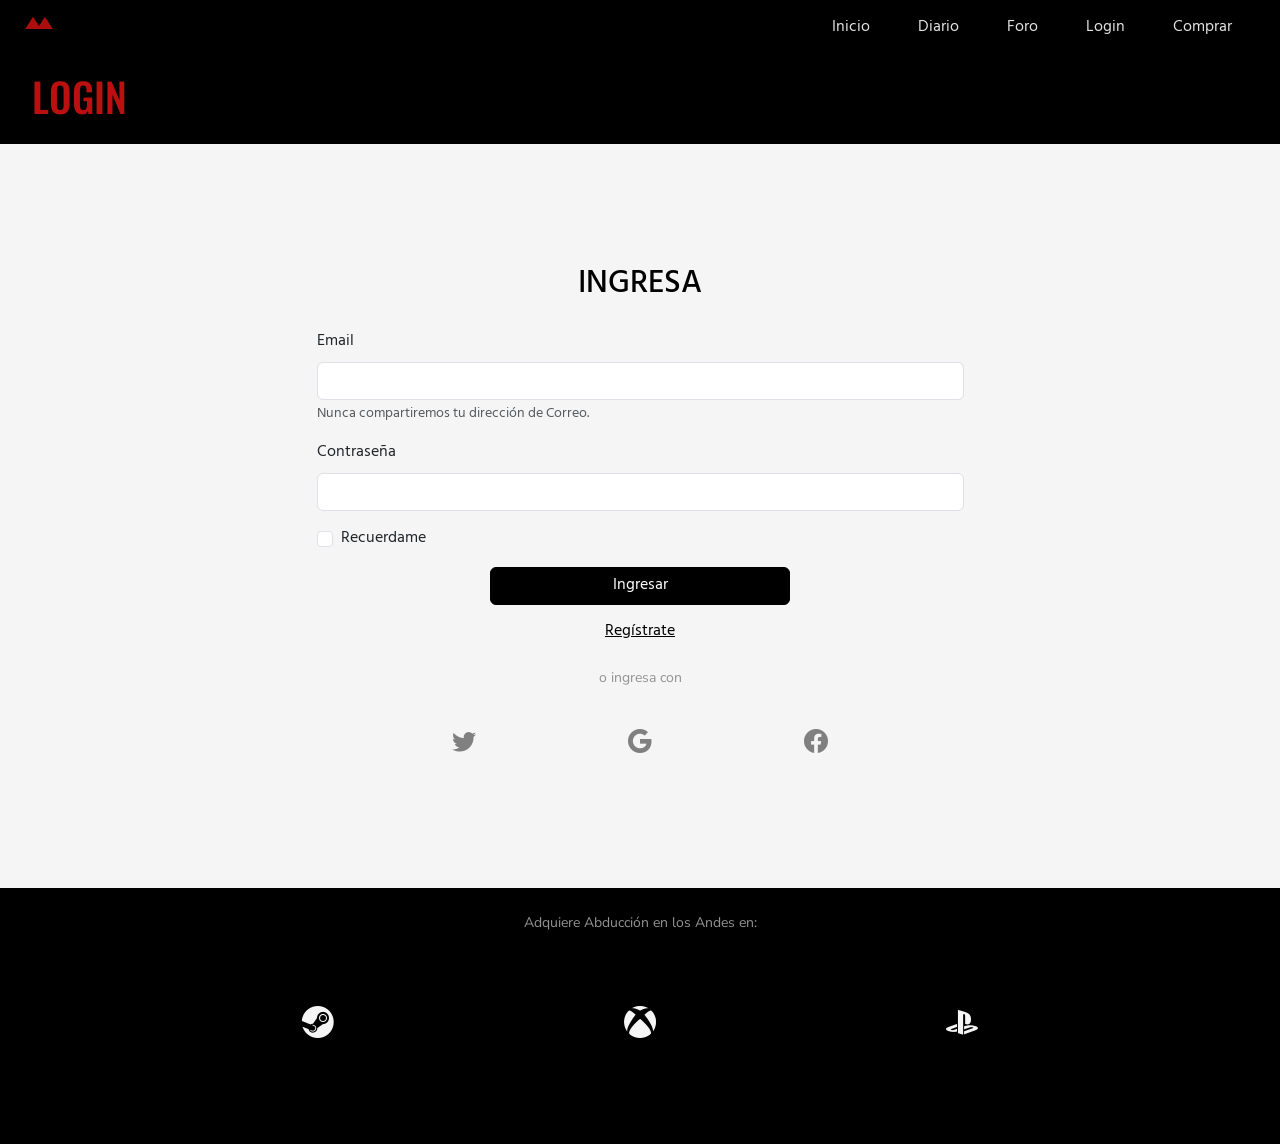
<file: pages/login.html>
<!DOCTYPE html>
<html lang="es">
<head>
    <meta charset="UTF-8">
    <meta name="viewport" content="width=device-width, initial-scale=1.0">
    <title>Abducción en los Andes | LogIn</title>
    <link href="https://cdn.jsdelivr.net/npm/bootstrap@5.3.8/dist/css/bootstrap.min.css" rel="stylesheet" integrity="sha384-sRIl4kxILFvY47J16cr9ZwB07vP4J8+LH7qKQnuqkuIAvNWLzeN8tE5YBujZqJLB" crossorigin="anonymous">
    <link rel="stylesheet" href="https://cdn.jsdelivr.net/npm/bootstrap-icons@1.13.1/font/bootstrap-icons.min.css">
    <link rel="stylesheet" href="../css/main.css">
</head>

<body>

<!-- LOGIN / NAV BAR -->

    <div class="container-fluid">
        <nav class="navbar navbar-expand-md navbar-dark fixed-top d-flex justify-content-between">
            <a href="#" class="navbar-brand">
                <img src="../assets/Abduccionenlosandes_Logo.svg" alt="Abducción en los Andes Logo" width="30" height="24" class="d-inline-block align-top ms-4"/>
                
            </a>
            <button
            class="navbar-toggler" 
            type="button"
            data-bs-toggle="collapse"
            data-bs-target="#toggleMobileMenu"
            aria-controls="toggleMobileMenu"
            aria-expanded="false"
            aria-label="toggle navigation"
            >
                <span class="navbar-toggler-icon"></span>
            </button>
            <div class="collapse navbar-collapse" id="toggleMobileMenu">
                <ul class="navbar-nav ms-auto me-4 text-center">
                    <li class="nav-item px-lg-3">
                        <a class="nav-link MD-navbar-button" href="../index.html">Inicio</a>
                    </li>
                    <li class="nav-item px-lg-3">
                        <a class="nav-link MD-navbar-button" href="./diario.html">Diario</a>
                    </li>
                    <li class="nav-item px-lg-3">
                        <a class="nav-link MD-navbar-button" href="./foro.html">Foro</a>
                    </li>
                    <li class="nav-item px-lg-3">
                        <a class="nav-link MD-navbar-button" href="#">Login</a>
                    </li>
                    <li class="nav-item px-lg-3">
                        <a class="nav-link MD-navbar-button" href="./comprar.html">Comprar</a>
                    </li>
                </ul>
            </div>
        </nav>
    </div>

<!-- LOGIN / HERO -->

    <div class="container-fluid secondary-hero">
        <header class="row">
            <div class="col-12">
                <h1>Login</h1>
            </div>
        </header>
    </div>

<!-- LOGIN / SECCTION 1 / LOGIN -->

    <div class="MD-form-box d-flex justify-content-center and align-items-center mt-4 p-4 p-sm-3">
        <div class="row">
            <div class="col-12 container text-center">
                <h2>INGRESA</h2>
            </div>
            <div class="col-12">
                <form class="p-4 p-sm-3" action="">
                    <div class="mb-3">
                        <label for="MD-correoelectronico" class="form-label">Email</label>
                        <input type="email" class="form-control" id="MD-correoelectronico" aria-describedby="emailHelp">
                        <div id="emailHelp" class="form-text">Nunca compartiremos tu dirección de Correo.</div>
                    </div>
                    <div class="mb-3">
                        <label for="MD-password" class="form-label">Contraseña</label>
                        <input type="password" class="form-control" id="MD-password">
                    </div>
                    <div class="mb-3 form-check">
                        <input type="checkbox" class="form-check-input" id="MD-recuerdame">
                        <label class="form-check-label" for="MD-recuerdame">Recuerdame</label>
                    </div>
                    <div class="row ms-4 me-4 d-flex justify-content-center">
                        <button type="submit" class="col-6 btn MD-btn-primary btn-primary mb-2">Ingresar</button>
                        <button type="submit" class="col-12 btn MD-btn-link btn-link">
                            <a class="MD-btn-link" href="signin.html">Regístrate</a>
                        </button>
                    </div>
                </form>
            </div>
            <div class="col-12">
                <p class="MD-footer-texto1 container text-center">o ingresa con</p>
            </div>
            <div class="col-12 d-flex justify-content-evenly mt-4 mb-4">
                <div>
                    <a class="nav-link MD-login-socialmedia" href="#"><i class="bi bi-twitter"></i></a>
                </div>
                <div>
                    <a class="nav-link MD-login-socialmedia" href="#"><i class="bi bi-google"></i></a>
                </div>
                <div>
                    <a class="nav-link MD-login-socialmedia" href="#"><i class="bi bi-facebook"></i></a>
                </div>
            </div>
        </div>
    </div>

<!-- LOGIN / FOOTER -->

    <footer class="container-fluid">
        <div class="row">
            <div class="col-12 d-flex justify-content-center">
                <p class="mt-4 mb-5 MD-footer-texto1">Adquiere Abducción en los Andes en:</p>
            </div>
            <div class="col-12 d-flex justify-content-evenly mt-4 mb-4">
                <div>
                    <a class="nav-link MD-footer-button" href="#"><i class="bi bi-steam"></i></a>
                </div>
                <div>
                    <a class="nav-link MD-footer-button" href="#"><i class="bi bi-xbox"></i></a>
                </div>
                <div>
                    <a class="nav-link MD-footer-button" href="#"><i class="bi bi-playstation"></i></a>
                </div>
            </div>
        </div>
    </footer>

    <script src="https://cdn.jsdelivr.net/npm/bootstrap@5.0.2/dist/js/bootstrap.bundle.min.js" integrity="sha384-MrcW6ZMFYlzcLA8Nl+NtUVF0sA7MsXsP1UyJoMp4YLEuNSfAP+JcXn/tWtIaxVXM" crossorigin="anonymous"></script>

</body>

</html>
</file>
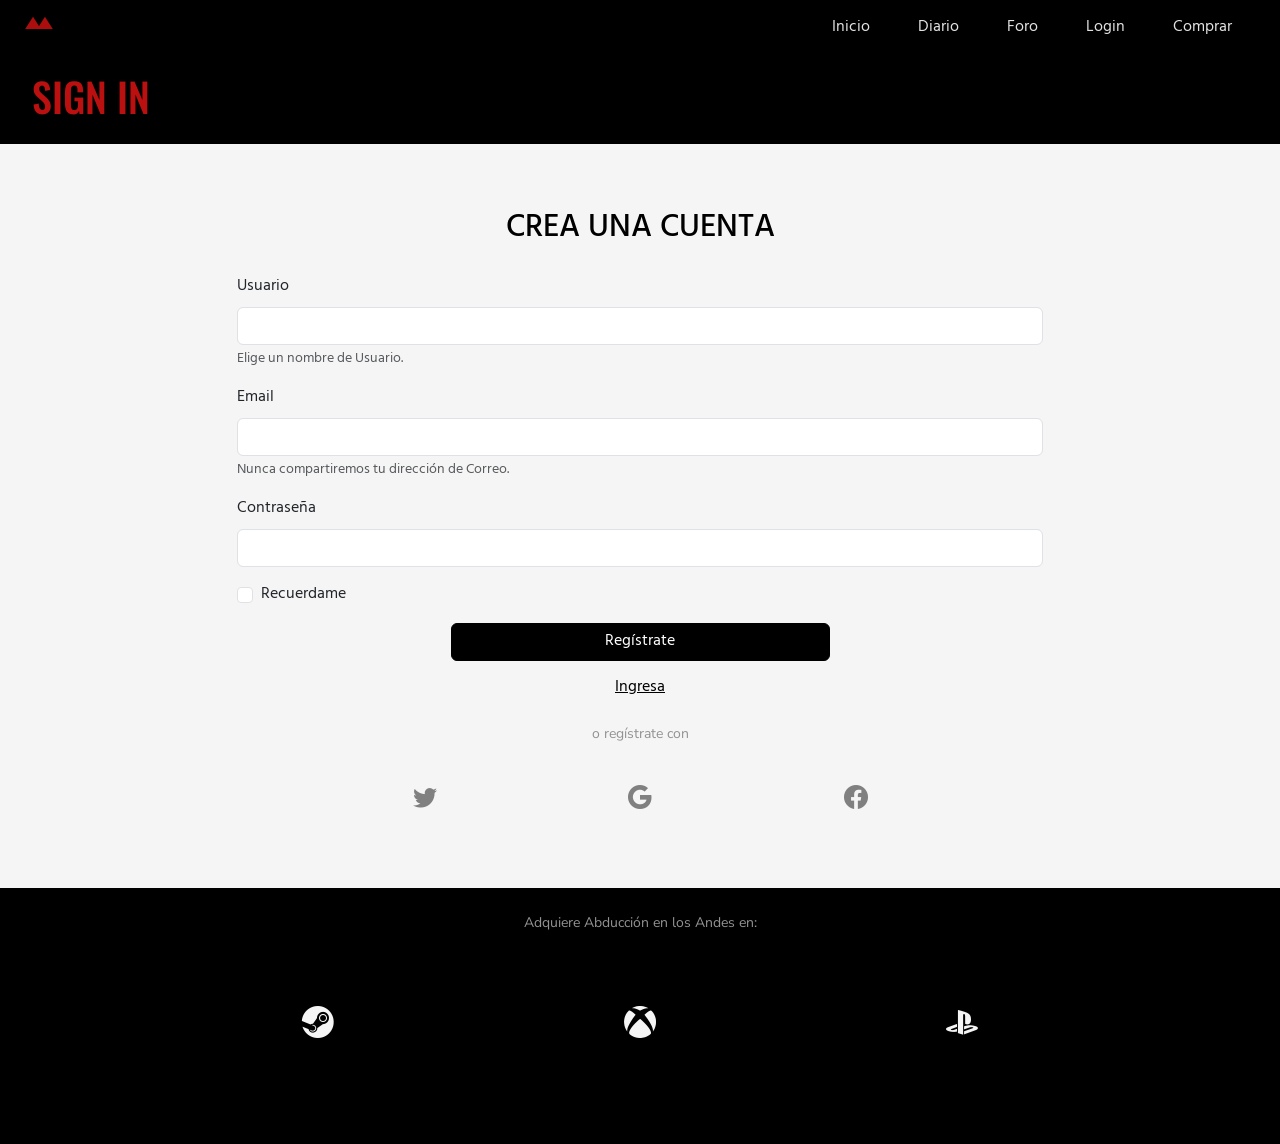
<file: pages/signin.html>
<!DOCTYPE html>
<html lang="es">
<head>
    <meta charset="UTF-8">
    <meta name="viewport" content="width=device-width, initial-scale=1.0">
    <title>Abducción en los Andes | SignIn</title>
    <link href="https://cdn.jsdelivr.net/npm/bootstrap@5.3.8/dist/css/bootstrap.min.css" rel="stylesheet" integrity="sha384-sRIl4kxILFvY47J16cr9ZwB07vP4J8+LH7qKQnuqkuIAvNWLzeN8tE5YBujZqJLB" crossorigin="anonymous">
    <link rel="stylesheet" href="https://cdn.jsdelivr.net/npm/bootstrap-icons@1.13.1/font/bootstrap-icons.min.css">
    <link rel="stylesheet" href="../css/main.css">
</head>

<body>

<!-- SIGNIN / NAV BAR -->

    <div class="container-fluid">
        <nav class="navbar navbar-expand-md navbar-dark fixed-top d-flex justify-content-between">
            <a href="#" class="navbar-brand">
                <img src="../assets/Abduccionenlosandes_Logo.svg" alt="Abducción en los Andes Logo" width="30" height="24" class="d-inline-block align-top ms-4"/>
                
            </a>
            <button
            class="navbar-toggler" 
            type="button"
            data-bs-toggle="collapse"
            data-bs-target="#toggleMobileMenu"
            aria-controls="toggleMobileMenu"
            aria-expanded="false"
            aria-label="toggle navigation"
            >
                <span class="navbar-toggler-icon"></span>
            </button>
            <div class="collapse navbar-collapse" id="toggleMobileMenu">
                <ul class="navbar-nav ms-auto me-4 text-center">
                    <li class="nav-item px-lg-3">
                        <a class="nav-link MD-navbar-button" href="../index.html">Inicio</a>
                    </li>
                    <li class="nav-item px-lg-3">
                        <a class="nav-link MD-navbar-button" href="./diario.html">Diario</a>
                    </li>
                    <li class="nav-item px-lg-3">
                        <a class="nav-link MD-navbar-button" href="./foro.html">Foro</a>
                    </li>
                    <li class="nav-item px-lg-3">
                        <a class="nav-link MD-navbar-button" href="./login.html">Login</a>
                    </li>
                    <li class="nav-item px-lg-3">
                        <a class="nav-link MD-navbar-button" href="./comprar.html">Comprar</a>
                    </li>
                </ul>
            </div>
        </nav>
    </div>

<!-- SIGNIN / HERO -->

    <div class="container-fluid secondary-hero">
        <header class="row">
            <div class="col-12">
                <h1>SIGN IN</h1>
            </div>
        </header>
    </div>

<!-- SIGNIN / SECCTION 1 / SIGNIN -->

    <div class="MD-form-box d-flex justify-content-center and align-items-center mt-4 p-4 p-sm-3">
        <div class="row">
            <div class="col-12 container text-center">
                <h2>CREA UNA CUENTA</h2>
            </div>
            <div class="col-12">
                <form class="p-4 p-sm-3" action="">
                    <div class="mb-3">
                        <label for="MD-usuario" class="form-label">Usuario</label>
                        <input type="email" class="form-control" id="MD-usuario" aria-describedby="userHelp">
                        <div id="userHelp" class="form-text">Elige un nombre de Usuario.</div>
                    </div>
                    <div class="mb-3">
                        <label for="MD-correoelectronico" class="form-label">Email</label>
                        <input type="email" class="form-control" id="MD-correoelectronico" aria-describedby="emailHelp">
                        <div id="emailHelp" class="form-text">Nunca compartiremos tu dirección de Correo.</div>
                    </div>
                    <div class="mb-3">
                        <label for="MD-password" class="form-label">Contraseña</label>
                        <input type="password" class="form-control" id="MD-password">
                    </div>
                    <div class="mb-3 form-check">
                        <input type="checkbox" class="form-check-input" id="MD-recuerdame">
                        <label class="form-check-label" for="MD-recuerdame">Recuerdame</label>
                    </div>
                    <div class="row ms-4 me-4 d-flex justify-content-center">
                        <button type="submit" class="col-6 btn MD-btn-primary btn-primary mb-2">Regístrate</button>
                        <button type="submit" class="col-12 btn MD-btn-link btn-link">
                            <a class="MD-btn-link" href="login.html">Ingresa</a>
                        </button>
                    </div>
                </form>
            </div>
            <div class="col-12">
                <p class="MD-footer-texto1 container text-center">o regístrate con</p>
            </div>
            <div class="col-12 d-flex justify-content-evenly mt-4 mb-4">
                <div>
                    <a class="nav-link MD-login-socialmedia" href="#"><i class="bi bi-twitter"></i></a>
                </div>
                <div>
                    <a class="nav-link MD-login-socialmedia" href="#"><i class="bi bi-google"></i></a>
                </div>
                <div>
                    <a class="nav-link MD-login-socialmedia" href="#"><i class="bi bi-facebook"></i></a>
                </div>
            </div>
        </div>
    </div>

<!-- LOGIN / FOOTER -->

    <footer class="container-fluid">
        <div class="row">
            <div class="col-12 d-flex justify-content-center">
                <p class="mt-4 mb-5 MD-footer-texto1">Adquiere Abducción en los Andes en:</p>
            </div>
            <div class="col-12 d-flex justify-content-evenly mt-4 mb-4">
                <div>
                    <a class="nav-link MD-footer-button" href="#"><i class="bi bi-steam"></i></a>
                </div>
                <div>
                    <a class="nav-link MD-footer-button" href="#"><i class="bi bi-xbox"></i></a>
                </div>
                <div>
                    <a class="nav-link MD-footer-button" href="#"><i class="bi bi-playstation"></i></a>
                </div>
            </div>
        </div>
    </footer>

    <script src="https://cdn.jsdelivr.net/npm/bootstrap@5.0.2/dist/js/bootstrap.bundle.min.js" integrity="sha384-MrcW6ZMFYlzcLA8Nl+NtUVF0sA7MsXsP1UyJoMp4YLEuNSfAP+JcXn/tWtIaxVXM" crossorigin="anonymous"></script>

</body>

</html>
</file>
<file: css/main.css>
@import url("https://fonts.googleapis.com/css2?family=Hind+Guntur:wght@300;400;500;600;700&family=Nunito+Sans:ital,opsz,wght@0,6..12,200..1000;1,6..12,200..1000&family=Oswald:wght@200..700&display=swap");
.MD-main-hero {
  background-color: black;
  background-size: cover;
  background-position: center;
  display: flex;
  align-items: last baseline;
  padding-left: 2rem;
  padding-bottom: 1rem;
  block-size: 10rem;
}
@media (min-width: 650px) {
  .MD-main-hero {
    block-size: 36rem;
  }
}

.secondary-hero {
  background-color: black;
  background-size: cover;
  background-position: center;
  display: flex;
  align-items: last baseline;
  padding-left: 2rem;
  padding-bottom: 1rem;
  block-size: 9rem;
}

nav {
  background-color: black;
  opacity: 0.92;
}

footer {
  background-color: black;
  block-size: 16rem;
}
footer p {
  color: rgb(146, 146, 146);
  font-size: 14px;
}

.MD-navbar-button, .MD-footer-button {
  color: whitesmoke;
  transition: 0.3s;
}
.MD-navbar-button:hover, .MD-footer-button:hover {
  color: rgb(187, 16, 16);
  font-size: 1.1em;
}
.MD-navbar-button.MD-footer-button, .MD-footer-button.MD-footer-button {
  font-size: 2rem;
}
.MD-navbar-button.MD-footer-button:hover, .MD-footer-button.MD-footer-button:hover {
  font-size: 2.3rem;
}

.MD-login-socialmedia {
  font-size: 1.5rem;
  color: grey;
}
.MD-login-socialmedia:hover {
  color: black;
}

.MD-btn-primary {
  background-color: black;
  border: 1px solid black;
}
.MD-btn-primary:hover {
  background-color: rgb(187, 16, 16);
  border-color: rgb(187, 16, 16);
}

.MD-shadow-box, .MD-shadow-box-3, .MD-shadow-box-4 {
  background-color: whitesmoke;
  box-shadow: 5px 5px 5px lightgrey;
  transition: transform 0.3s ease, box-shadow 0.3s ease;
}
.MD-shadow-box:hover, .MD-shadow-box-3:hover, .MD-shadow-box-4:hover {
  transform: scale(1.05);
  box-shadow: 10px 10px 20px rgb(146, 146, 146);
  z-index: 10;
  position: relative;
}
.MD-shadow-box.MD-shadow-box-3:hover, .MD-shadow-box-3.MD-shadow-box-3:hover, .MD-shadow-box-4.MD-shadow-box-3:hover {
  transform: scale(1.01);
}
.MD-shadow-box.MD-shadow-box-4:hover, .MD-shadow-box-3.MD-shadow-box-4:hover, .MD-shadow-box-4.MD-shadow-box-4:hover {
  transform: initial;
  box-shadow: 5px 5px 5px lightgrey;
}

.MD-form-box {
  min-height: 80vh;
  background-color: whitesmoke;
  box-shadow: 5px 5px 5px lightgrey;
}

.MD-table-requisitos {
  --bs-table-bg: whitesmoke;
}

.MD-btn-link {
  color: black;
  text-decoration-color: black;
}
.MD-btn-link:hover {
  color: rgb(187, 16, 16);
  text-decoration: rgb(187, 16, 16);
}

.MD-nav-link {
  color: grey;
}
.MD-nav-link:hover {
  color: rgb(187, 16, 16);
}

@keyframes animacion-mainhero {
  0% {
    background-image: url(../assets/fondoh1.webp);
    color: transparent;
    filter: brightness(1);
  }
  50% {
    filter: brightness(1.5) drop-shadow(0 0 10px rgb(187, 16, 16));
  }
  100% {
    background-image: none;
    background-color: rgb(187, 16, 16);
    color: rgb(187, 16, 16);
    filter: brightness(1);
  }
}
h1 {
  color: rgb(187, 16, 16);
  text-transform: uppercase;
  font-family: "Oswald", sans-serif;
}

h2, h3 {
  color: black;
  font-family: "Hind Guntur", sans-serif;
}

p {
  color: black;
  font-family: "Nunito Sans", sans-serif;
}

.MD-titulo-home {
  font-size: 1.5rem;
  background-image: url(../assets/fondoh1.webp);
  background-size: cover;
  background-position: center;
  -webkit-background-clip: text;
  background-clip: text;
  color: transparent;
  animation: animacion-mainhero 6s forwards;
}
@media (min-width: 650px) {
  .MD-titulo-home {
    font-size: 8rem;
    padding-bottom: 2rem;
  }
}
@media (min-width: 1100px) {
  .MD-titulo-home {
    font-size: 12rem;
  }
}

.MD-footer-texto1 {
  font-size: 14px;
  color: rgb(146, 146, 146);
}

* {
  margin: 0;
  padding: 0;
  box-sizing: border-box;
}

body {
  background-color: whitesmoke;
  font-family: "Hind Guntur", sans-serif;
}

/*# sourceMappingURL=main.css.map */
</file>
